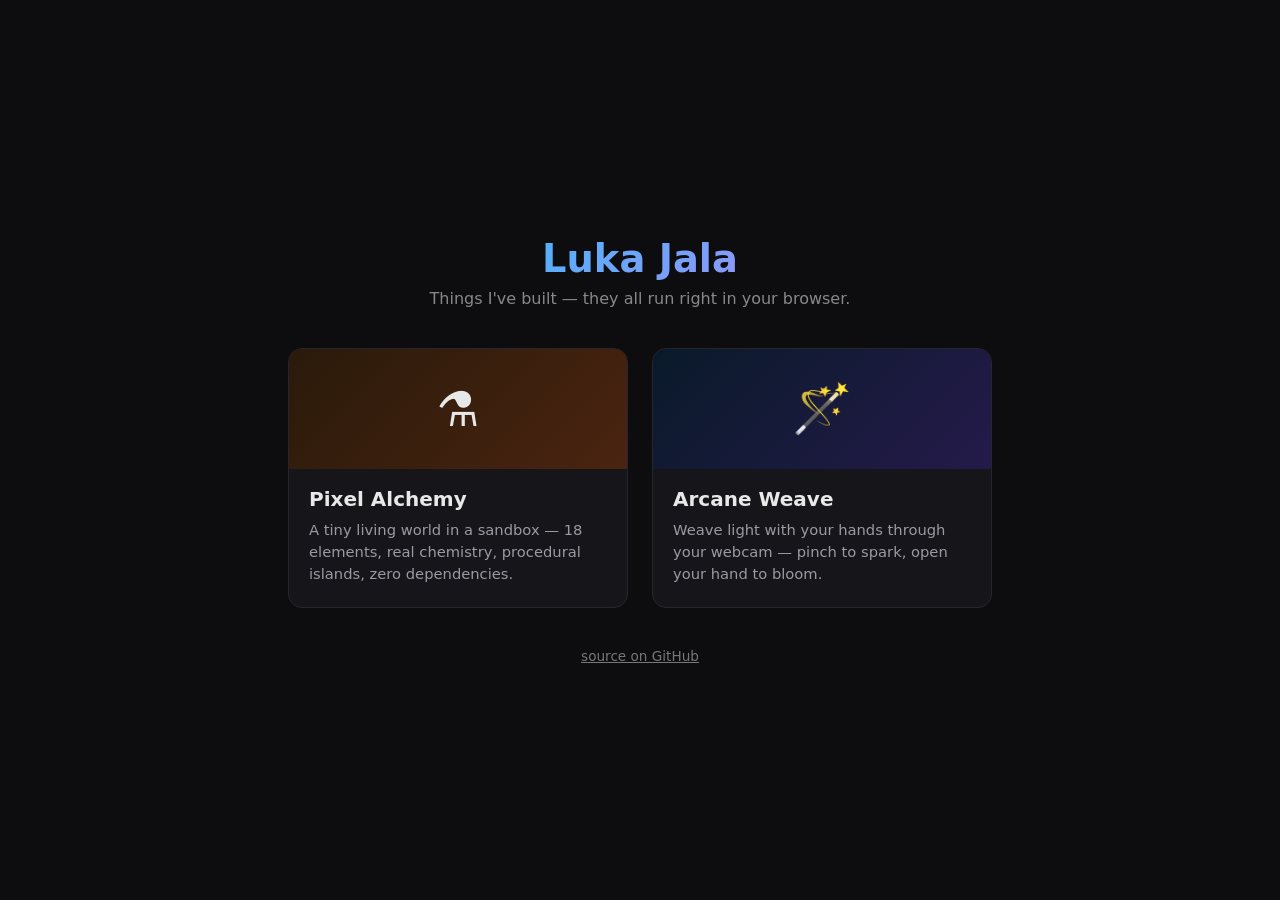
<file: index.html>
<!DOCTYPE html>
<html lang="en">
<head>
  <meta charset="UTF-8" />
  <meta name="viewport" content="width=device-width, initial-scale=1.0" />
  <title>Luka Jala</title>
  <style>
    *, *::before, *::after { box-sizing: border-box; margin: 0; padding: 0; }

    body {
      background: #0d0d0f;
      color: #e8e8e8;
      font-family: 'Segoe UI', system-ui, sans-serif;
      min-height: 100vh;
      display: flex;
      flex-direction: column;
      align-items: center;
      justify-content: center;
      padding: 40px 16px;
      gap: 40px;
    }

    header { text-align: center; }
    header h1 {
      font-size: 2.4rem;
      font-weight: 700;
      background: linear-gradient(135deg, #38bdf8, #a78bfa);
      -webkit-background-clip: text;
      -webkit-text-fill-color: transparent;
    }
    header p { color: #888; margin-top: 8px; }

    .projects {
      display: grid;
      grid-template-columns: repeat(auto-fit, minmax(280px, 340px));
      justify-content: center;
      gap: 24px;
      width: 100%;
      max-width: 760px;
    }

    .card {
      display: block;
      text-decoration: none;
      color: inherit;
      background: #16161a;
      border: 1px solid #26262c;
      border-radius: 14px;
      overflow: hidden;
      transition: transform 0.15s ease, border-color 0.15s ease;
    }
    .card:hover {
      transform: translateY(-4px);
      border-color: #3a3a44;
    }

    .card .banner {
      height: 120px;
      display: flex;
      align-items: center;
      justify-content: center;
      font-size: 3rem;
    }
    .card.alchemy .banner { background: linear-gradient(135deg, #2a1a0a, #4a2410); }
    .card.weave   .banner { background: linear-gradient(135deg, #0a1a2a, #241a4a); }

    .card .body { padding: 18px 20px 22px; }
    .card h2 { font-size: 1.25rem; margin-bottom: 8px; }
    .card p { color: #9a9aa4; font-size: 0.92rem; line-height: 1.5; }

    footer { color: #555; font-size: 0.85rem; }
    footer a { color: #777; }
  </style>
</head>
<body>
  <header>
    <h1>Luka Jala</h1>
    <p>Things I've built — they all run right in your browser.</p>
  </header>

  <main class="projects">
    <a class="card alchemy" href="pixel-alchemy/">
      <div class="banner">⚗️</div>
      <div class="body">
        <h2>Pixel Alchemy</h2>
        <p>A tiny living world in a sandbox — 18 elements, real chemistry, procedural islands, zero dependencies.</p>
      </div>
    </a>

    <a class="card weave" href="arcane-weave/">
      <div class="banner">🪄</div>
      <div class="body">
        <h2>Arcane Weave</h2>
        <p>Weave light with your hands through your webcam — pinch to spark, open your hand to bloom.</p>
      </div>
    </a>
  </main>

  <footer>
    <a href="https://github.com/LukaJala/LukaJala.github.io">source on GitHub</a>
  </footer>
</body>
</html>
</file>
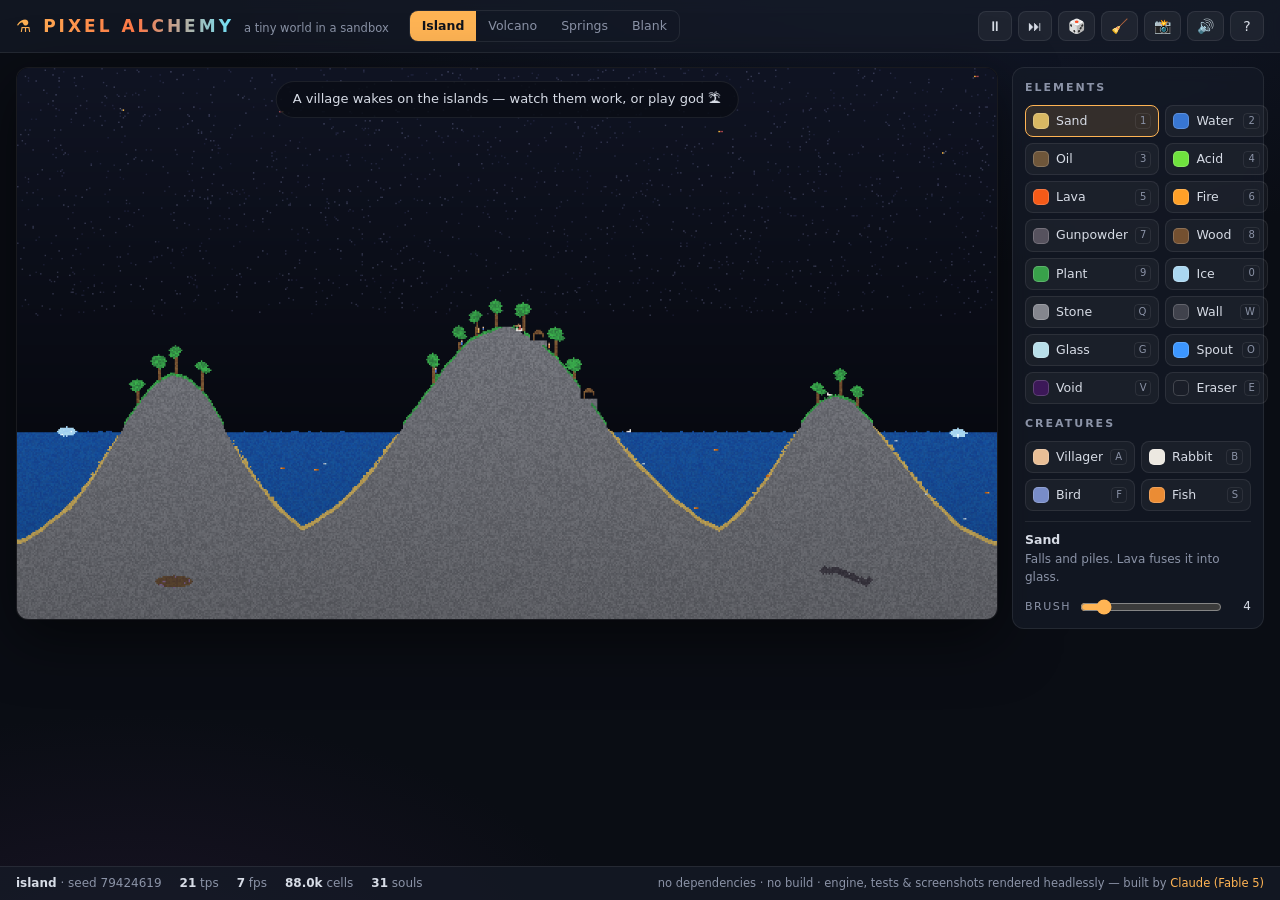
<file: pixel-alchemy/index.html>
<!DOCTYPE html>
<html lang="en">
<head>
<meta charset="utf-8">
<meta name="viewport" content="width=device-width, initial-scale=1">
<title>Pixel Alchemy — a tiny world in a sandbox</title>
<link rel="stylesheet" href="style.css">
<link rel="icon" href="data:image/svg+xml,<svg xmlns='http://www.w3.org/2000/svg' viewBox='0 0 16 16'><rect x='1' y='9' width='14' height='6' fill='%23d8b863'/><rect x='5' y='5' width='6' height='4' fill='%23f55a18'/><rect x='6' y='2' width='4' height='3' fill='%23ffa028'/></svg>">
</head>
<body>

<header>
  <div class="logo">
    <h1>⚗ PIXEL ALCHEMY</h1>
    <span>a tiny world in a sandbox</span>
  </div>
  <nav class="scenes">
    <button data-scene="island" class="on">Island</button>
    <button data-scene="volcano">Volcano</button>
    <button data-scene="springs">Springs</button>
    <button data-scene="blank">Blank</button>
  </nav>
  <div class="actions">
    <button id="btn-pause" title="Pause / resume — Space">⏸</button>
    <button id="btn-step" title="Step one tick — .">⏭</button>
    <button id="btn-new" title="New world, fresh seed — R">🎲</button>
    <button id="btn-clear" title="Clear everything — C">🧹</button>
    <button id="btn-shot" title="Save a PNG — P">📸</button>
    <button id="btn-mute" title="Sound on/off — M">🔊</button>
    <button id="btn-help" title="Help — H">?</button>
  </div>
</header>

<main>
  <div class="stage">
    <canvas id="view"></canvas>
    <div id="toast"></div>
    <div id="paused-pill">⏸ PAUSED</div>
  </div>

  <aside>
    <h2>Elements</h2>
    <div class="palette" id="palette"></div>
    <h2 style="margin-top:12px">Creatures</h2>
    <div class="palette" id="critters"></div>
    <div id="info"></div>
    <div class="brush-row">
      <label for="brush">Brush</label>
      <input type="range" id="brush" min="1" max="24" value="4">
      <output id="brush-out">4</output>
    </div>
  </aside>
</main>

<footer>
  <span class="stat" id="f-scene"></span>
  <span class="stat" id="f-tps"></span>
  <span class="stat" id="f-fps"></span>
  <span class="stat" id="f-cells"></span>
  <span class="stat" id="f-pop"></span>
  <span class="stat" id="f-at"></span>
  <span class="credit">no dependencies · no build · engine, tests &amp; screenshots rendered headlessly — built by <em>Claude (Fable 5)</em></span>
</footer>

<div id="help">
  <div class="card">
    <button class="close" id="help-close">✕</button>
    <h3>FIELD GUIDE</h3>

    <h4>Controls</h4>
    <div class="grid">
      <kbd>left drag</kbd><span>paint the selected element</span>
      <kbd>right drag</kbd><span>erase</span>
      <kbd>wheel · [ ]</kbd><span>brush size</span>
      <kbd>1–0, Q W G O V E</kbd><span>quick-select elements</span>
      <kbd>A B F S</kbd><span>villager · rabbit · bird · fish</span>
      <kbd>Space</kbd><span>pause / resume</span>
      <kbd>.</kbd><span>step one tick while paused</span>
      <kbd>R</kbd><span>regenerate the scene with a fresh seed</span>
      <kbd>C</kbd><span>clear the world</span>
      <kbd>Ctrl+Z / Ctrl+Y</kbd><span>undo / redo strokes</span>
      <kbd>P</kbd><span>save a PNG of the current view</span>
      <kbd>M</kbd><span>sound on / off</span>
    </div>

    <h4>A few recipes</h4>
    <ul>
      <li>Water + lava forges stone — pour the sea into the crater and build land.</li>
      <li>Lava kisses sand into glass. Explosions shatter it right back.</li>
      <li>Fire loves oil, wood, and plants. Gunpowder loves fire <i>enthusiastically</i>.</li>
      <li>Steam rises, cools, and rains back down. A whole water cycle.</li>
      <li>Plants drink water to grow. Ice creeps across still ponds.</li>
      <li>Acid eats nearly everything — but never glass, and never wall.</li>
      <li>Spouts pour forever; the void devours forever. Plumbing awaits.</li>
    </ul>

    <h4>Life</h4>
    <ul>
      <li>Villagers wander, flee danger, chop trees — and with ten wood, build a hut.</li>
      <li>Two grown villagers side by side will, in time, raise a child. Villages grow.</li>
      <li>Rabbits graze the grass; two well-fed rabbits make a third.</li>
      <li>Birds ride the sky and perch in trees. Smoke sends them wheeling away.</li>
      <li>Fish need water. Everything needs to not be on fire.</li>
      <li>Lava, acid, drowning, long falls, explosions: a soul has many exits.</li>
    </ul>

    <h4>Secrets</h4>
    <ul>
      <li>The island keeps things buried. Dig around the seabed with the eraser.</li>
      <li>The volcano is stable… until someone cracks the crater rim.</li>
      <li>Every world is procedural — press <kbd>R</kbd> for a new island, forever.</li>
    </ul>
  </div>
</div>

<script src="engine.js"></script>
<script src="app.js"></script>
</body>
</html>
</file>
<file: pixel-alchemy/style.css>
/* PIXEL ALCHEMY — interface */

:root {
  --bg: #0a0d14;
  --panel: rgba(22, 27, 40, 0.72);
  --panel-solid: #161b28;
  --edge: rgba(255, 255, 255, 0.08);
  --text: #d7dce6;
  --dim: #8b93a7;
  --accent: #ffb454;
  --accent2: #6ee7ff;
}

* { box-sizing: border-box; margin: 0; padding: 0; }

html, body {
  height: 100%;
  background:
    radial-gradient(1200px 600px at 70% -10%, #131a2e 0%, transparent 60%),
    radial-gradient(900px 500px at 10% 110%, #1a1426 0%, transparent 55%),
    var(--bg);
  color: var(--text);
  font: 14px/1.45 system-ui, -apple-system, "Segoe UI", Roboto, sans-serif;
  overflow-x: hidden;
}

body { display: flex; flex-direction: column; min-height: 100%; }

/* ---- header ---- */
header {
  display: flex; align-items: center; gap: 14px; flex-wrap: wrap;
  padding: 10px 16px;
  border-bottom: 1px solid var(--edge);
  background: var(--panel);
  backdrop-filter: blur(8px);
}
.logo { display: flex; align-items: baseline; gap: 10px; margin-right: 6px; }
.logo h1 {
  font-size: 17px; letter-spacing: 3px; font-weight: 800;
  background: linear-gradient(90deg, var(--accent), #ff7847 55%, var(--accent2));
  -webkit-background-clip: text; background-clip: text; color: transparent;
  white-space: nowrap;
}
.logo span { color: var(--dim); font-size: 11.5px; white-space: nowrap; }

.scenes { display: flex; border: 1px solid var(--edge); border-radius: 9px; overflow: hidden; }
.scenes button {
  background: transparent; color: var(--dim); border: 0; padding: 6px 12px;
  font: inherit; font-size: 12.5px; cursor: pointer;
}
.scenes button:hover { color: var(--text); background: rgba(255,255,255,0.05); }
.scenes button.on { color: #10131c; background: var(--accent); font-weight: 700; }

.actions { display: flex; gap: 6px; margin-left: auto; flex-wrap: wrap; }
.actions button {
  background: rgba(255,255,255,0.05); color: var(--text);
  border: 1px solid var(--edge); border-radius: 8px;
  min-width: 34px; height: 30px; padding: 0 9px;
  font: inherit; font-size: 14px; cursor: pointer;
}
.actions button:hover { background: rgba(255,255,255,0.12); border-color: rgba(255,255,255,0.2); }
.actions button.toggled { background: rgba(255,180,84,0.18); border-color: var(--accent); }

/* ---- main ---- */
main {
  display: flex; gap: 14px; align-items: flex-start;
  padding: 14px 16px; flex: 1; width: 100%;
  max-width: 1480px; margin: 0 auto;
}

.stage { position: relative; flex: 1; min-width: 0; }
canvas#view {
  display: block; width: 100%; height: auto;
  border-radius: 12px;
  border: 1px solid var(--edge);
  box-shadow: 0 18px 60px rgba(0, 0, 0, 0.55);
  cursor: crosshair;
  touch-action: none;
  background: #05070c;
}

#toast {
  position: absolute; left: 50%; top: 14px; transform: translateX(-50%);
  background: rgba(10, 13, 22, 0.85); border: 1px solid var(--edge);
  padding: 8px 16px; border-radius: 99px; font-size: 13px; color: var(--text);
  pointer-events: none; opacity: 0; transition: opacity 0.6s;
  white-space: nowrap;
}
#toast.show { opacity: 1; }

#paused-pill {
  position: absolute; right: 12px; top: 12px;
  background: rgba(10, 13, 22, 0.85); border: 1px solid var(--accent);
  color: var(--accent); padding: 4px 12px; border-radius: 99px;
  font-size: 12px; font-weight: 700; letter-spacing: 1px;
  display: none; pointer-events: none;
}
#paused-pill.show { display: block; }

/* ---- sidebar ---- */
aside {
  width: 252px; flex-shrink: 0;
  background: var(--panel); border: 1px solid var(--edge);
  border-radius: 12px; padding: 12px;
  backdrop-filter: blur(8px);
}
aside h2 {
  font-size: 11px; letter-spacing: 2px; color: var(--dim);
  text-transform: uppercase; margin-bottom: 9px;
}
.palette { display: grid; grid-template-columns: repeat(2, 1fr); gap: 6px; }
.chip {
  display: flex; align-items: center; gap: 7px;
  background: rgba(255,255,255,0.04); border: 1px solid var(--edge);
  border-radius: 8px; padding: 6px 7px;
  font: inherit; font-size: 12.5px; color: var(--text);
  cursor: pointer; text-align: left;
}
.chip:hover { background: rgba(255,255,255,0.1); transform: translateY(-1px); }
.chip.on { border-color: var(--accent); background: rgba(255,180,84,0.14); }
.chip .sw {
  width: 16px; height: 16px; border-radius: 5px; flex-shrink: 0;
  box-shadow: inset 0 0 0 1px rgba(255,255,255,0.18);
}
.chip .nm { flex: 1; white-space: nowrap; overflow: hidden; text-overflow: ellipsis; }
.chip .key {
  font-size: 10px; color: var(--dim);
  border: 1px solid var(--edge); border-radius: 4px;
  padding: 0 4px; min-width: 15px; text-align: center;
}

#info {
  margin-top: 10px; min-height: 52px;
  font-size: 12px; color: var(--dim);
  border-top: 1px solid var(--edge); padding-top: 9px;
}
#info b { color: var(--text); display: block; margin-bottom: 2px; font-size: 12.5px; }

.brush-row { display: flex; align-items: center; gap: 9px; margin-top: 12px; }
.brush-row label { font-size: 11px; letter-spacing: 1.5px; color: var(--dim); text-transform: uppercase; }
.brush-row input[type=range] { flex: 1; accent-color: var(--accent); }
.brush-row output { font-size: 12px; color: var(--text); min-width: 20px; text-align: right; }

/* ---- footer ---- */
footer {
  display: flex; gap: 18px; flex-wrap: wrap; align-items: center;
  padding: 8px 16px; border-top: 1px solid var(--edge);
  font-size: 12px; color: var(--dim);
  background: var(--panel);
}
footer .stat b { color: var(--text); font-weight: 600; }
footer .credit { margin-left: auto; font-size: 11.5px; }
footer .credit em { color: var(--accent); font-style: normal; }

/* ---- help overlay ---- */
#help {
  position: fixed; inset: 0; display: none;
  background: rgba(5, 7, 12, 0.7); backdrop-filter: blur(4px);
  z-index: 50; align-items: center; justify-content: center; padding: 20px;
}
#help.show { display: flex; }
#help .card {
  background: var(--panel-solid); border: 1px solid var(--edge);
  border-radius: 14px; max-width: 660px; width: 100%;
  max-height: 86vh; overflow-y: auto; padding: 22px 26px;
  box-shadow: 0 24px 80px rgba(0,0,0,0.6);
}
#help h3 { color: var(--accent); font-size: 15px; margin-bottom: 12px; letter-spacing: 1px; }
#help h4 { color: var(--text); font-size: 12.5px; margin: 16px 0 6px; letter-spacing: 1.5px; text-transform: uppercase; }
#help .grid {
  display: grid; grid-template-columns: auto 1fr; gap: 4px 14px;
  font-size: 12.5px; color: var(--dim);
}
#help .grid kbd {
  font-family: ui-monospace, monospace; font-size: 11px;
  background: rgba(255,255,255,0.07); border: 1px solid var(--edge);
  border-radius: 4px; padding: 1px 6px; color: var(--text);
  justify-self: start; white-space: nowrap;
}
#help ul { list-style: none; font-size: 12.5px; color: var(--dim); }
#help ul li { margin: 3px 0; }
#help ul li::before { content: "✦ "; color: var(--accent2); }
#help .close {
  float: right; background: none; border: 1px solid var(--edge); color: var(--dim);
  border-radius: 7px; width: 28px; height: 28px; cursor: pointer; font-size: 14px;
}
#help .close:hover { color: var(--text); }

@media (max-width: 920px) {
  main { flex-direction: column; }
  aside { width: 100%; }
  .palette { grid-template-columns: repeat(4, 1fr); }
}
</file>
